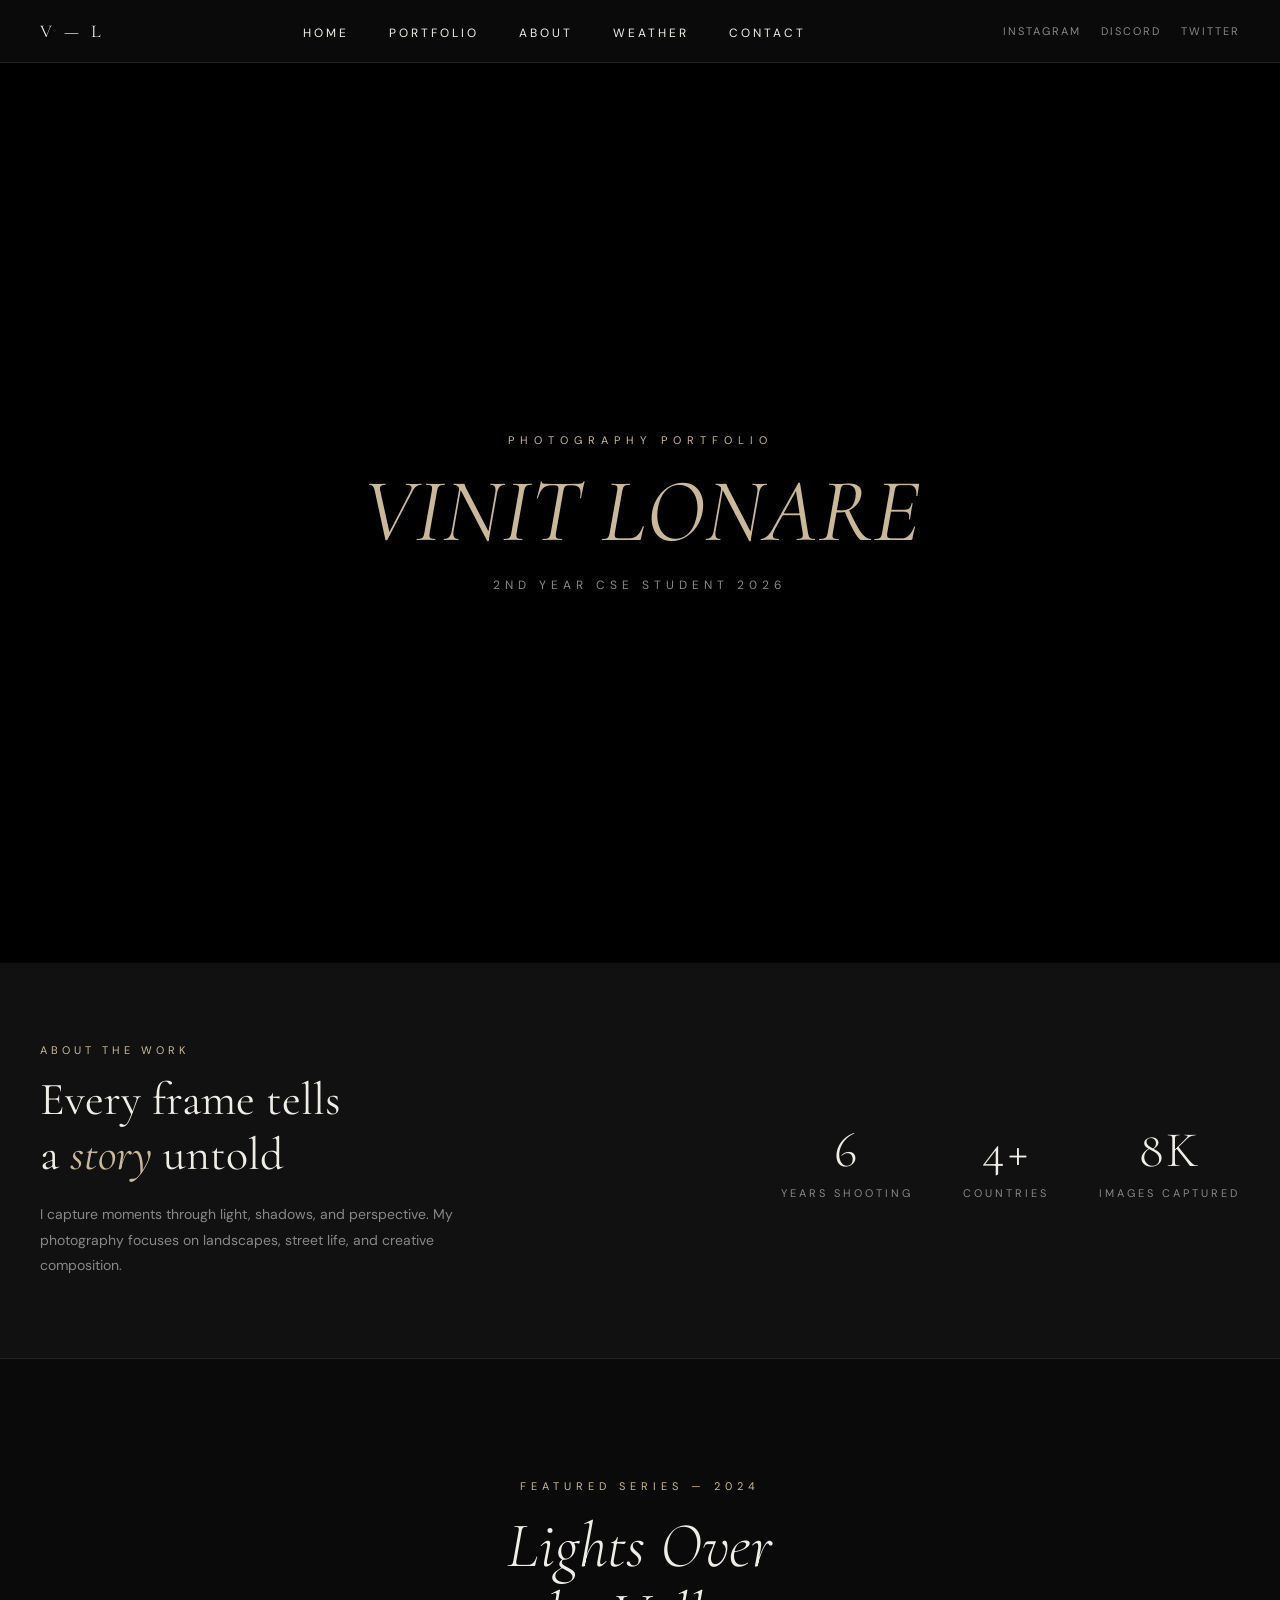
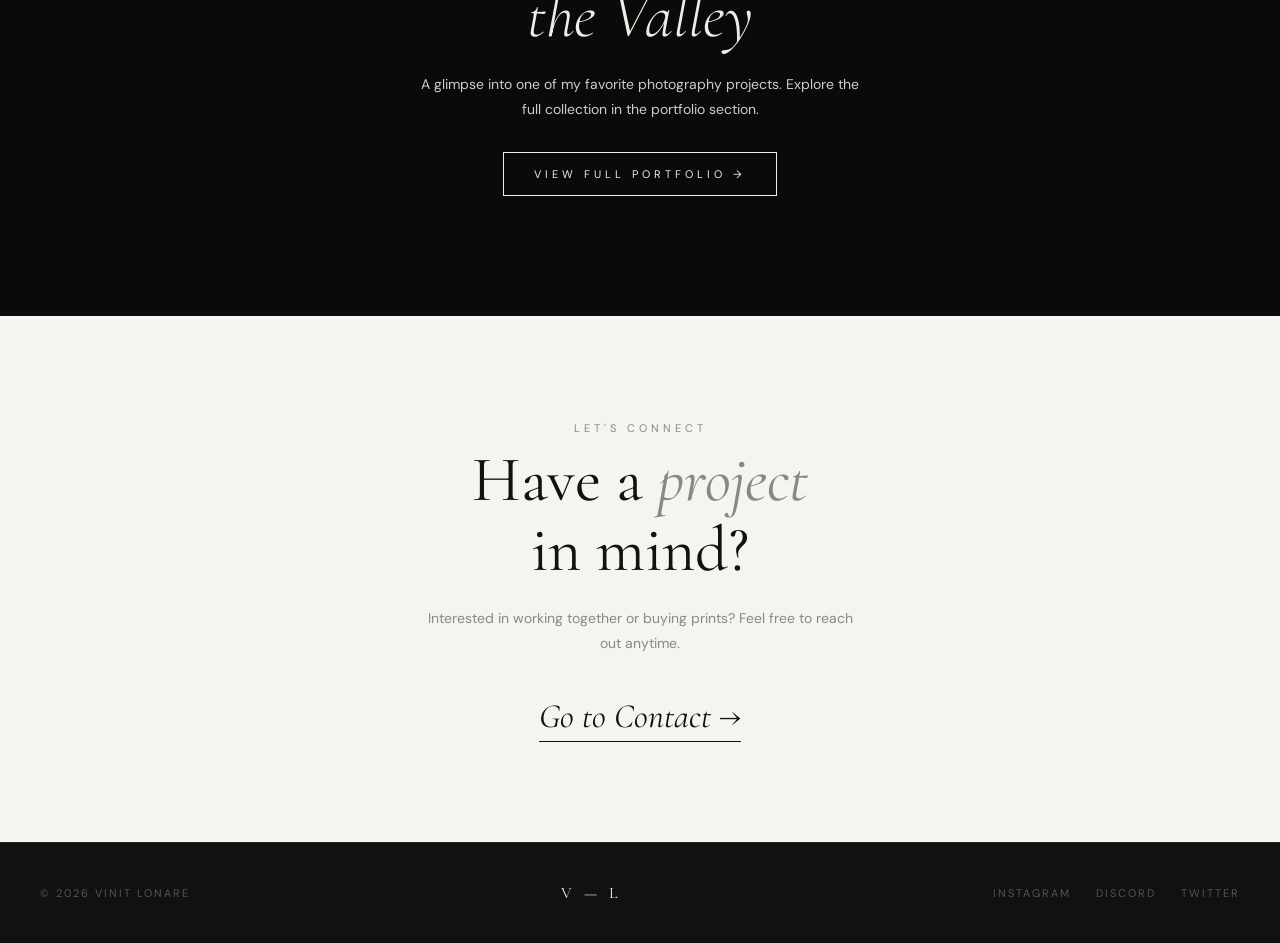
<file: index.html>
<!DOCTYPE html>
<html lang="en">

<head>
    <title>Vinit Lonare Photography</title>
    <link rel="preconnect" href="https://fonts.googleapis.com">
    <link rel="preconnect" href="https://fonts.gstatic.com" crossorigin>
    <link
        href="https://fonts.googleapis.com/css2?family=Cormorant+Garamond:wght@300;400;700&family=DM+Sans:wght@400;500&display=swap"
        rel="stylesheet">
    <link
        href="https://fonts.googleapis.com/css2?family=Cormorant+Garamond:wght@300;400;700&family=DM+Sans:wght@400;500&display=swap"
        rel="stylesheet">
    <link rel="stylesheet" href="style.css">
    <script src="script.js"></script>
</head>

<body>

    <!-- NAVBAR -->
    <div class="nav">
        <a href="index.html">V — L</a>

        <ul>
            <li><a href="index.html">Home</a></li>
            <li><a href="portfolio.html">Portfolio</a></li>
            <li><a href="about.html">About</a></li>
            <li><a href="weather.html">Weather</a></li>
            <li><a href="contact.html">Contact</a></li>
        </ul>

        <aside>
            <a href="https://www.instagram.com/vinit.24.07" target="_blank">Instagram</a>
            <a href="https://discord.com/users/vinit2420" target="_blank">Discord</a>
            <a href="https://twitter.com/vinit2420" target="_blank">Twitter</a>
        </aside>
    </div>

    <!-- HERO -->
    <div class="hero">
        <span>Photography Portfolio</span>
        <h1><em>Vinit Lonare</em></h1>
        <p>2nd Year CSE Student 2026</p>
    </div>

    <!-- INTRO -->
    <div class="intro">
        <article>
            <span>About the Work</span>
            <h2>Every frame tells<br>a <em>story</em> untold</h2>
            <p>
                I capture moments through light, shadows, and perspective.
                My photography focuses on landscapes, street life, and creative composition.
            </p>
        </article>

        <aside>
            <div><strong>6</strong>Years Shooting</div>
            <div><strong>4+</strong>Countries</div>
            <div><strong>8k</strong>Images Captured</div>
        </aside>
    </div>

    <!-- FEATURED PREVIEW -->
    <div class="featured">
        <span>Featured Series — 2024</span>
        <h2>Lights Over<br>the Valley</h2>
        <p>
            A glimpse into one of my favorite photography projects.
            Explore the full collection in the portfolio section.
        </p>

        <a href="portfolio.html">View Full Portfolio →</a>
    </div>

    <!-- CONTACT CTA -->
    <div class="contact">
        <span>Let's Connect</span>
        <h2>Have a <em>project</em><br>in mind?</h2>

        <p>
            Interested in working together or buying prints?
            Feel free to reach out anytime.
        </p>

        <a href="contact.html">Go to Contact →</a>
    </div>

    <!-- FOOTER -->
    <div class="footer">
        <p>© 2026 Vinit Lonare</p>

        <a href="index.html">V — L</a>

        <nav>
            <a href="https://www.instagram.com/vinit.24.07" target="_blank">Instagram</a>
            <a href="https://discord.com/users/vinit2420" target="_blank">Discord</a>
            <a href="https://twitter.com/vinit2420" target="_blank">Twitter</a>
        </nav>
    </div>

</body>

</html>
</file>
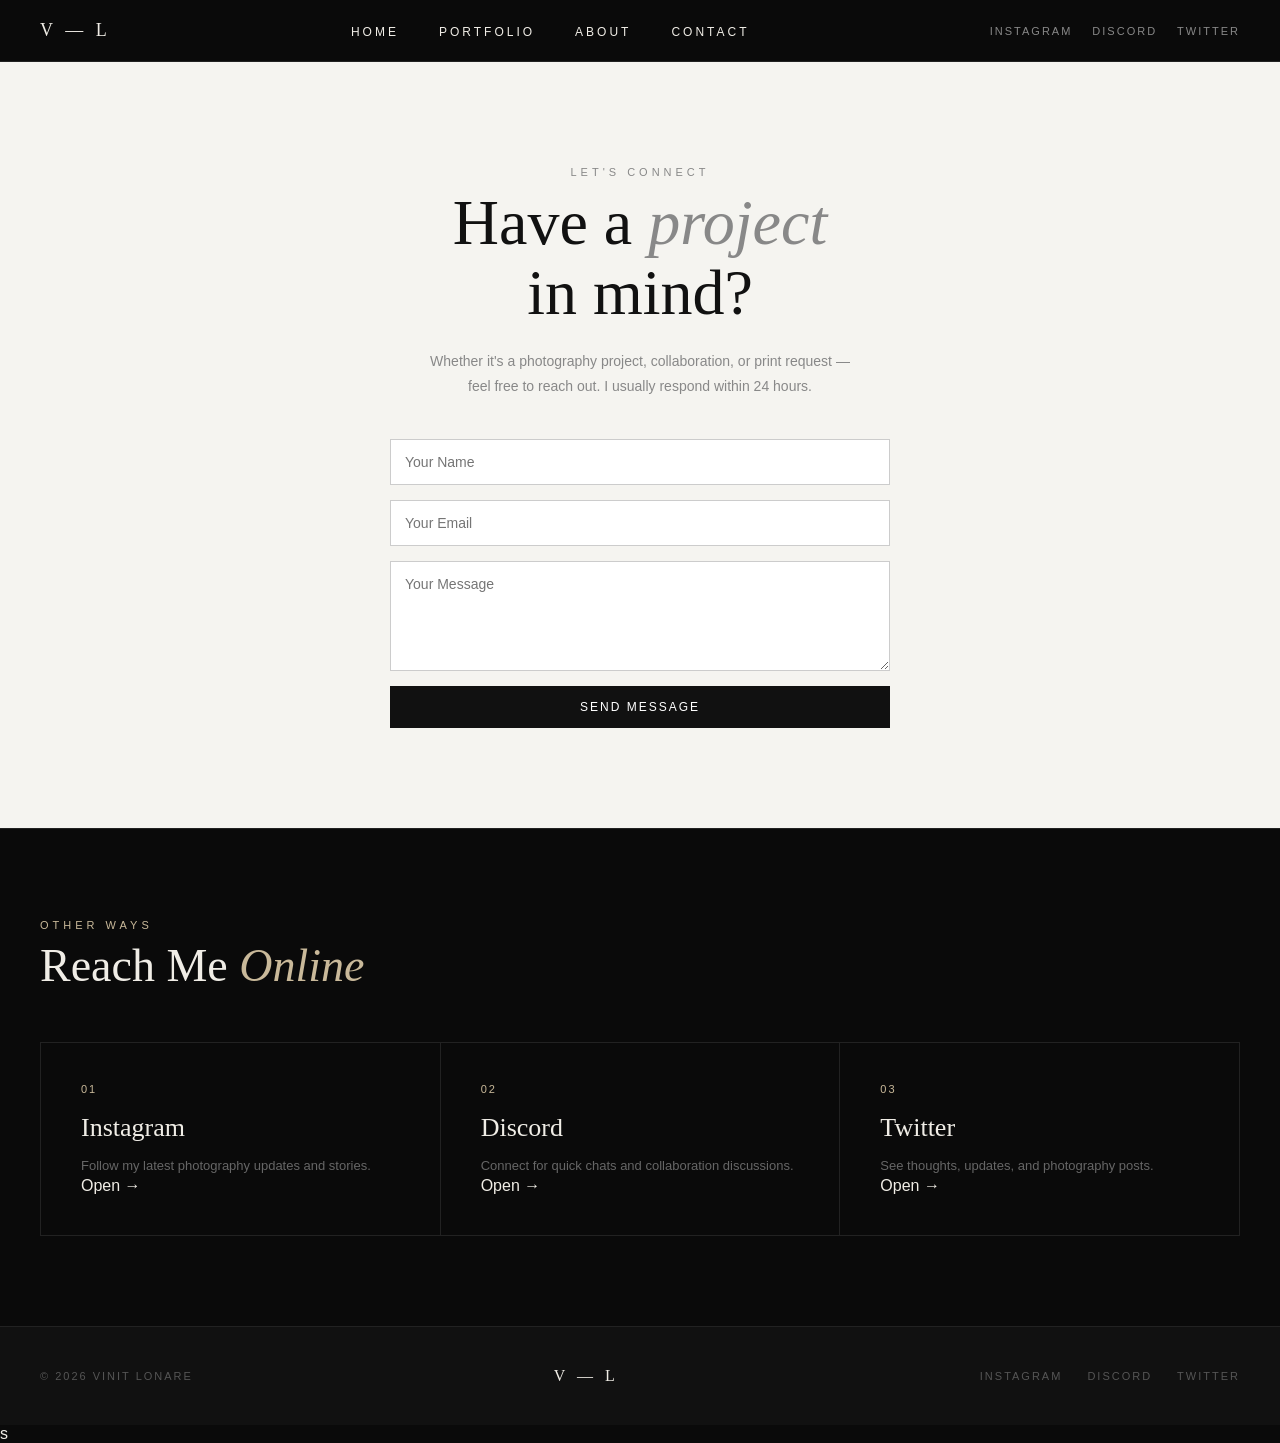
<file: contact.html>
<!DOCTYPE html>
<html lang="en">

<head>
    <title>Contact — Vinit Lonare</title>
    <link rel="stylesheet" href="style.css">
</head>

<body>

    <!-- NAVBAR -->
    <div class="nav">
        <a href="index.html">V — L</a>

        <ul>
            <li><a href="index.html" class="nav-link">Home</a></li>
            <li><a href="portfolio.html" class="nav-link">Portfolio</a></li>
            <li><a href="about.html" class="nav-link">About</a></li>
            <li><a href="contact.html" class="nav-link active">Contact</a></li>
        </ul>

        <aside>
            <a href="https://www.instagram.com/vinit.24.07" target="_blank">Instagram</a>
            <a href="https://discord.com/users/vinit2420" target="_blank">Discord</a>
            <a href="https://twitter.com/vinit2420" target="_blank">Twitter</a>
        </aside>
    </div>

    <!-- CONTACT -->
    <div class="contact">
        <span>Let's Connect</span>

        <h2>Have a <em>project</em><br>in mind?</h2>

        <p>
            Whether it's a photography project, collaboration, or print request —
            feel free to reach out. I usually respond within 24 hours.
        </p>

        <form action="https://formspree.io/f/xeenjdqb" method="POST" class="contact-form">

            <input type="text" name="name" placeholder="Your Name" required>

            <input type="email" name="email" placeholder="Your Email" required>

            <textarea name="message" placeholder="Your Message" rows="5" required></textarea>

            <!-- redirect after submit -->
            <input type="hidden" name="_next" value="thankyou.html">

            <button type="submit">Send Message</button>

        </form>
    </div>

    <!-- EXTRA CONTACT OPTIONS -->
    <div class="services">
        <span>Other Ways</span>
        <h2>Reach Me <em>Online</em></h2>

        <main>
            <article>
                <strong>01</strong>
                <h3>Instagram</h3>
                <p>Follow my latest photography updates and stories.</p>
                <a href="https://www.instagram.com/vinit.24.07" target="_blank">Open →</a>
            </article>

            <article>
                <strong>02</strong>
                <h3>Discord</h3>
                <p>Connect for quick chats and collaboration discussions.</p>
                <a href="https://discord.com/users/vinit2420" target="_blank">Open →</a>
            </article>

            <article>
                <strong>03</strong>
                <h3>Twitter</h3>
                <p>See thoughts, updates, and photography posts.</p>
                <a href="https://twitter.com/vinit2420" target="_blank">Open →</a>
            </article>
        </main>
    </div>

    <!-- FOOTER -->
    <div class="footer">
        <p>© 2026 Vinit Lonare</p>

        <a href="index.html">V — L</a>

        <nav>
            <a href="https://www.instagram.com/vinit.24.07" target="_blank">Instagram</a>
            <a href="https://discord.com/users/vinit2420" target="_blank">Discord</a>
            <a href="https://twitter.com/vinit2420" target="_blank">Twitter</a>
        </nav>
    </div>

</body>

</html>s
</file>
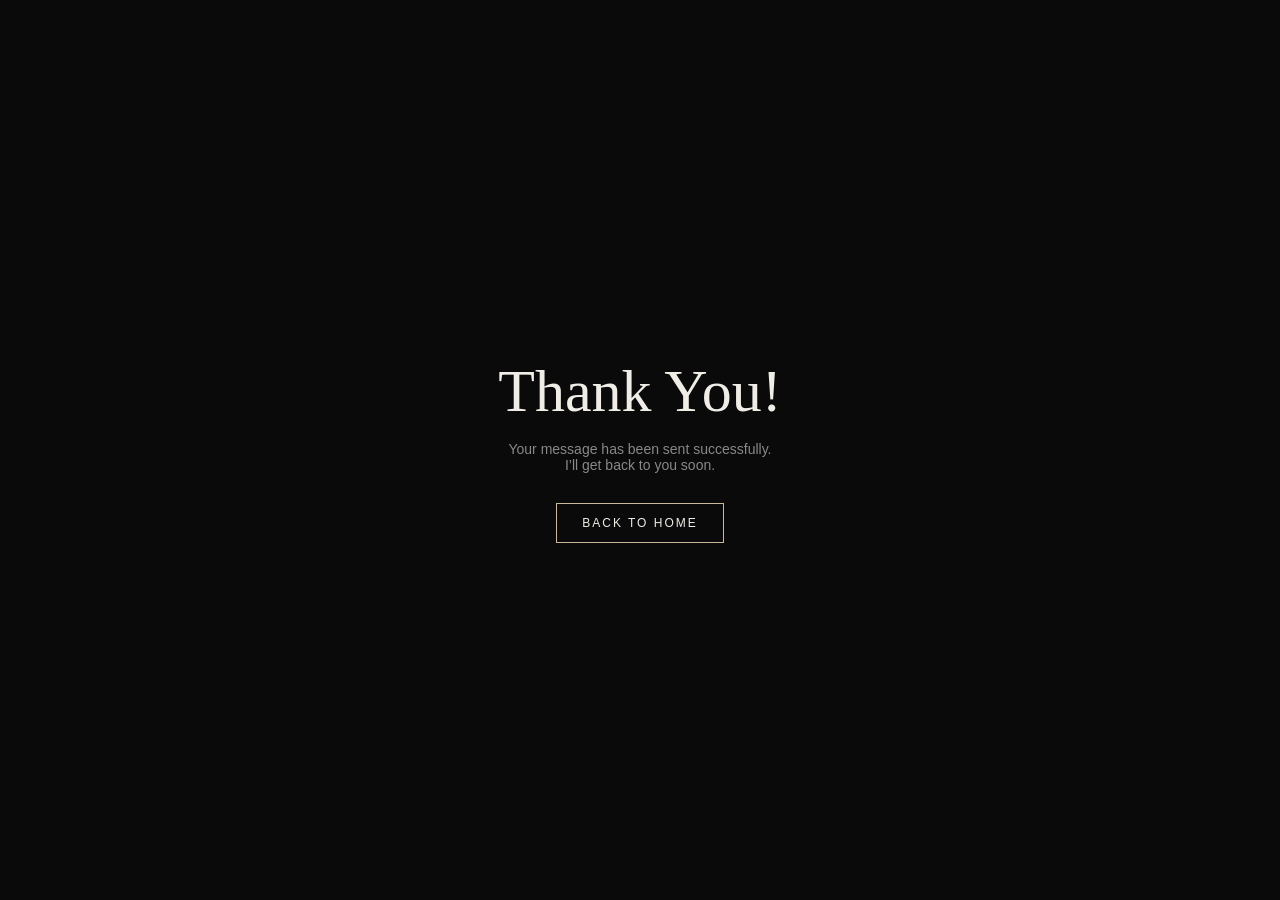
<file: thankyou.html>
<!DOCTYPE html>
<html lang="en">

<head>
    <title>Thank You — Vinit Lonare</title>
    <link rel="stylesheet" href="style.css">

    <style>
        .thankyou {
            height: 100vh;
            display: flex;
            flex-direction: column;
            align-items: center;
            justify-content: center;
            text-align: center;
            background-color: #0a0a0a;
            color: #f0ede6;
        }

        .thankyou h1 {
            font-family: 'Cormorant Garamond', serif;
            font-size: 60px;
            font-weight: 400;
        }

        .thankyou p {
            margin-top: 15px;
            color: #888;
            font-size: 14px;
        }

        .thankyou a {
            margin-top: 30px;
            display: inline-block;
            padding: 12px 25px;
            border: 1px solid #c9b99a;
            text-transform: uppercase;
            font-size: 12px;
            letter-spacing: 2px;
            transition: 0.3s;
        }

        .thankyou a:hover {
            background-color: #c9b99a;
            color: #0a0a0a;
        }
    </style>
</head>

<body>

    <div class="thankyou">
        <h1>Thank You!</h1>

        <p>Your message has been sent successfully.<br>
            I’ll get back to you soon.</p>

        <a href="index.html">Back to Home</a>
    </div>

</body>

</html>
</file>
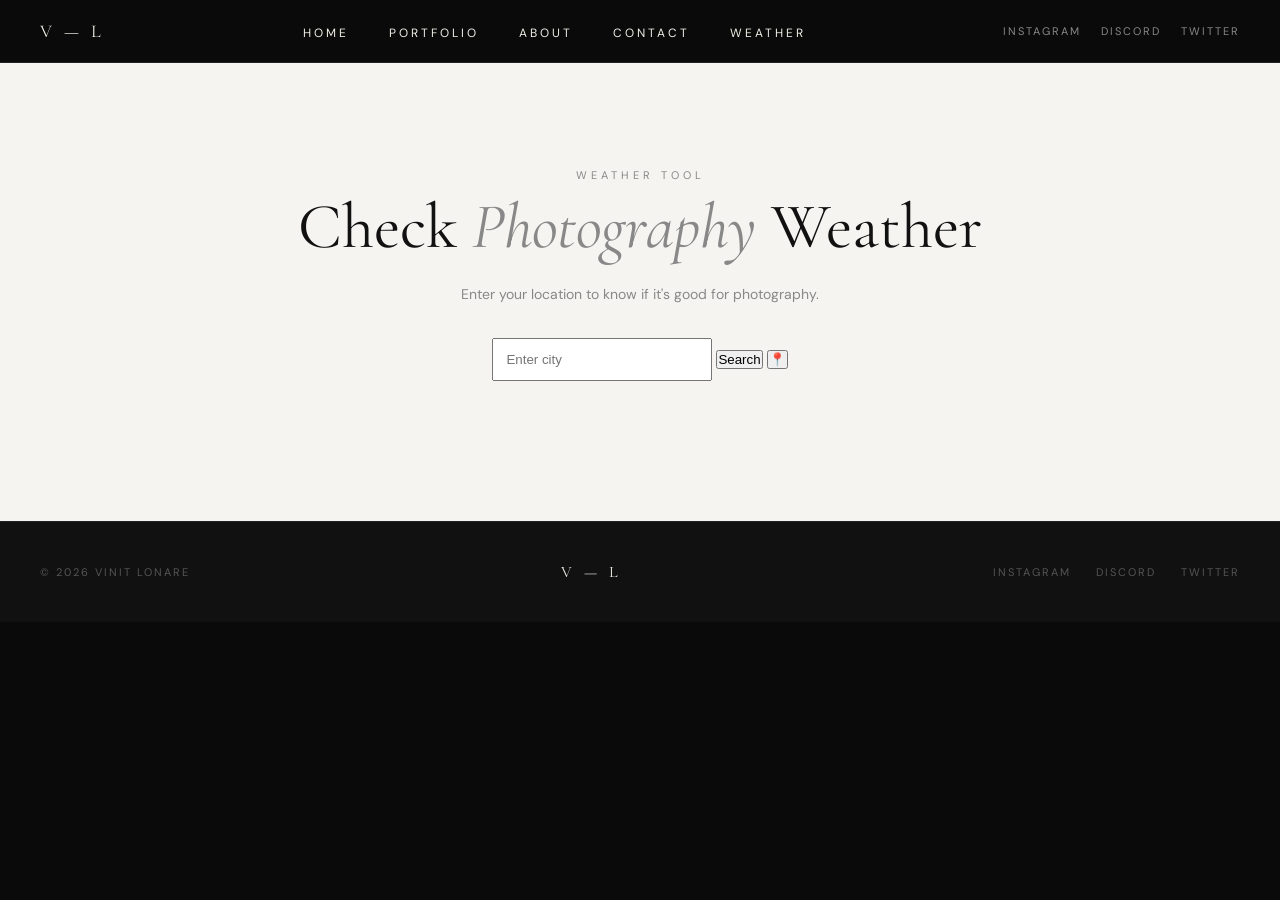
<file: weather.html>
<!DOCTYPE html>
<html lang="en">

<head>
    <title>Weather — Vinit Lonare</title>

    <!-- FONTS -->
    <link
        href="https://fonts.googleapis.com/css2?family=Cormorant+Garamond:wght@300;400;700&family=DM+Sans:wght@400;500&display=swap"
        rel="stylesheet">

    <!-- CSS -->
    <link rel="stylesheet" href="style.css">
</head>

<body>

    <!-- NAVBAR (same as other pages) -->
    <div class="nav">
        <a href="index.html">V — L</a>

        <ul>
            <li><a href="index.html" class="nav-link">Home</a></li>
            <li><a href="portfolio.html" class="nav-link">Portfolio</a></li>
            <li><a href="about.html" class="nav-link">About</a></li>
            <li><a href="contact.html" class="nav-link">Contact</a></li>
            <li><a href="weather.html" class="nav-link active">Weather</a></li>
        </ul>

        <aside>
            <a href="https://www.instagram.com/vinit.24.07" target="_blank">Instagram</a>
            <a href="https://discord.com/users/vinit2420" target="_blank">Discord</a>
            <a href="https://twitter.com/vinit2420" target="_blank">Twitter</a>
        </aside>
    </div>

    <!-- WEATHER SECTION -->
    <div class="contact">
        <span>Weather Tool</span>

        <h2>Check <em>Photography</em> Weather</h2>

        <p>Enter your location to know if it's good for photography.</p>

        <!-- INPUT -->
        <div style="margin-top:30px;">
            <input type="text" id="city" placeholder="Enter city" style="padding:12px; width:220px;">
            <button onclick="getWeather()">Search</button>
            <button onclick="getLocationWeather()">📍</button>
        </div>

        <!-- RESULT -->
        <div id="weatherResult" style="margin-top:40px;"></div>
    </div>

    <!-- FOOTER -->
    <div class="footer">
        <p>© 2026 Vinit Lonare</p>

        <a href="index.html">V — L</a>

        <nav>
            <a href="https://www.instagram.com/vinit.24.07" target="_blank">Instagram</a>
            <a href="https://discord.com/users/vinit2420" target="_blank">Discord</a>
            <a href="https://twitter.com/vinit2420" target="_blank">Twitter</a>
        </nav>
    </div>

    <!-- SCRIPT -->
    <script src="script.js"></script>

</body>

</html>
</file>
<file: style.css>
/* portfolio css */

* {
    margin: 0;
    padding: 0;
    box-sizing: border-box;
}

body {
    font-family: 'DM Sans', sans-serif;
    background-color: #0a0a0a;
    color: #f0ede6;
}

a {
    text-decoration: none;
    color: inherit;
}

img {
    display: block;
    width: 100%;
    object-fit: cover;
}

ul {
    list-style: none;
}

/* .nav */
.nav {
    display: flex;
    align-items: center;
    justify-content: space-between;
    padding: 20px 40px;
    background-color: #0a0a0a;
    border-bottom: 1px solid #222;
}

.nav>a {
    font-family: 'Cormorant Garamond', serif;
    font-size: 18px;
    letter-spacing: 4px;
    text-transform: uppercase;
    color: #f0ede6;
}

.nav>a:hover {
    opacity: 0.6;
}

.nav ul {
    display: flex;
    gap: 40px;
}

.nav ul a {
    font-size: 12px;
    letter-spacing: 3px;
    text-transform: uppercase;
    transition: color 0.3s ease;
}

.nav ul a:hover {
    color: #c9b99a;
}

.nav aside {
    display: flex;
    gap: 20px;
}

.nav aside a {
    font-size: 11px;
    letter-spacing: 2px;
    text-transform: uppercase;
    color: #888;
    transition: color 0.3s ease;
}

.nav aside a:hover {
    color: #c9b99a;
}

/* .hero */
.hero {
    background-color: #000;
    height: 100vh;
    display: flex;
    flex-direction: column;
    align-items: center;
    justify-content: center;
    text-align: center;
}

.hero span {
    font-size: 11px;
    letter-spacing: 6px;
    text-transform: uppercase;
    color: #c9b99a;
    margin-bottom: 20px;
}

.hero h1 {
    font-family: 'Cormorant Garamond', serif;
    font-size: 90px;
    font-weight: 400;
    text-transform: uppercase;
    line-height: 1;
}

.hero h1 em {
    font-style: italic;
    color: #c9b99a;
}

.hero p {
    margin-top: 20px;
    font-size: 12px;
    letter-spacing: 5px;
    text-transform: uppercase;
    color: #888;
}

/* .intro */
.intro {
    background-color: #111;
    padding: 80px 40px;
    display: flex;
    align-items: center;
    justify-content: space-between;
    gap: 40px;
    flex-wrap: wrap;
    border-bottom: 1px solid #222;
}

.intro article span {
    display: block;
    font-size: 11px;
    letter-spacing: 4px;
    text-transform: uppercase;
    color: #c9b99a;
    margin-bottom: 15px;
}

.intro article h2 {
    font-family: 'Cormorant Garamond', serif;
    font-size: 46px;
    font-weight: 400;
    line-height: 1.2;
}

.intro article h2 em {
    font-style: italic;
    color: #c9b99a;
}

.intro article p {
    margin-top: 20px;
    font-size: 14px;
    line-height: 1.8;
    color: #888;
    max-width: 460px;
}

.intro aside {
    display: flex;
    gap: 50px;
}

.intro aside div {
    text-align: center;
    font-size: 11px;
    letter-spacing: 3px;
    text-transform: uppercase;
    color: #888;
}

.intro aside strong {
    font-family: 'Cormorant Garamond', serif;
    font-size: 50px;
    font-weight: 300;
    color: #f0ede6;
    display: block;
    margin-bottom: 6px;
}

/* .portfolio */
.portfolio {
    background-color: #f5f4f0;
    padding: 80px 40px;
    color: #111;
}

.portfolio header {
    display: flex;
    align-items: flex-end;
    justify-content: space-between;
    margin-bottom: 40px;
    flex-wrap: wrap;
    gap: 15px;
}

.portfolio header span {
    display: block;
    font-size: 11px;
    letter-spacing: 4px;
    text-transform: uppercase;
    color: #888;
    margin-bottom: 8px;
}

.portfolio header h2 {
    font-family: 'Cormorant Garamond', serif;
    font-size: 46px;
    font-weight: 400;
    line-height: 1.1;
}

.portfolio header h2 em {
    font-style: italic;
    color: #888;
}

.portfolio header a {
    font-size: 12px;
    letter-spacing: 3px;
    text-transform: uppercase;
    border-bottom: 1px solid #111;
    padding-bottom: 2px;
    transition: color 0.3s ease;
}

.portfolio header a:hover {
    color: #888;
    border-color: #888;
}

/* ===== MASONRY FIX (ONLY CHANGE THIS) ===== */

.portfolio main {
    column-count: 3;
    column-gap: 15px;
}

.portfolio figure {
    break-inside: avoid;
    margin-bottom: 15px;
}

.portfolio figure img {
    width: 100%;
    height: auto;
    display: block;
    border-radius: 4px;
}

/* optional hover */
.portfolio figure:hover img {
    transform: scale(1.05);
    transition: transform 0.3s ease;
}
}


.portfolio figure:hover img {
    transform: scale(1.07);
}

/* .featured */
.featured {
    background-color: #0a0a0a;
    text-align: center;
    padding: 120px 40px;
    background-image: url('https://images.unsplash.com/photo-1510673825466-302bc330ab95?auto=format&fit=crop&w=1744&q=85');
    background-size: cover;
    background-position: center;
}

.featured span {
    display: block;
    font-size: 11px;
    letter-spacing: 5px;
    text-transform: uppercase;
    color: #c9b99a;
    margin-bottom: 18px;
}

.featured h2 {
    font-family: 'Cormorant Garamond', serif;
    font-size: 64px;
    font-weight: 300;
    font-style: italic;
    line-height: 1.1;
}

.featured p {
    margin-top: 20px;
    font-size: 14px;
    color: #ccc;
    max-width: 440px;
    margin-left: auto;
    margin-right: auto;
    line-height: 1.8;
}

.featured a {
    display: inline-block;
    margin-top: 30px;
    font-size: 11px;
    letter-spacing: 4px;
    text-transform: uppercase;
    border: 1px solid #f0ede6;
    padding: 14px 30px;
    transition: background-color 0.3s ease, color 0.3s ease;
}

.featured a:hover {
    background-color: #c9b99a;
    border-color: #c9b99a;
    color: #0a0a0a;
}

/* .about */
.about {
    background-color: #fafaf8;
    padding: 100px 40px;
    display: flex;
    align-items: center;
    gap: 60px;
    flex-wrap: wrap;
    color: #111;
}

.about img {
    flex: 1 1 300px;
    max-width: 500px;
    border-radius: 4px;
}

.about article {
    flex: 1 1 300px;
}

.about article span {
    color: #888;
    font-size: 11px;
    letter-spacing: 4px;
    text-transform: uppercase;
    margin-bottom: 8px;
    display: block;
}

.about article h2 {
    font-size: 44px;
    margin-bottom: 20px;
    font-family: 'Cormorant Garamond', serif;
    font-weight: 400;
}

.about article h2 em {
    font-style: italic;
    color: #888;
}

.about article p {
    font-size: 14px;
    line-height: 1.9;
    color: #888;
}

.about article p+p {
    margin-top: 15px;
}

.about article strong {
    display: block;
    margin-top: 30px;
    font-family: 'Cormorant Garamond', serif;
    font-size: 36px;
    font-style: italic;
    font-weight: 400;
}

.about article a {
    display: inline-block;
    margin-top: 25px;
    font-size: 11px;
    letter-spacing: 3px;
    text-transform: uppercase;
    color: #f0ede6;
    background-color: #111;
    padding: 14px 30px;
    border-radius: 2px;
    transition: background-color 0.3s ease;
}

.about article a:hover {
    background-color: #333;
}

/* .services */
.services {
    background-color: #0a0a0a;
    padding: 90px 40px;
    border-top: 1px solid #222;
}

.services>span {
    display: block;
    font-size: 11px;
    letter-spacing: 4px;
    text-transform: uppercase;
    color: #c9b99a;
    margin-bottom: 8px;
}

.services h2 {
    font-family: 'Cormorant  Garamond', serif;
    font-size: 46px;
    font-weight: 400;
    margin-bottom: 50px;
}

.services h2 em {
    font-style: italic;
    color: #c9b99a;
}

.services main {
    display: flex;
    flex-wrap: wrap;
    gap: 1px;
    background-color: #222;
    border: 1px solid #222;
}

.services article {
    background-color: #0a0a0a;
    padding: 40px;
    flex: 1 1 200px;
    transition: background-color 0.3s ease;
}

.services article:hover {
    background-color: #161616;
}

.services article strong {
    display: block;
    font-size: 11px;
    letter-spacing: 2px;
    color: #c9b99a;
    margin-bottom: 18px;
    font-weight: normal;
}

@media (max-width: 768px) {

    .nav {
        flex-direction: column;
        gap: 15px;
        text-align: center;
    }

    .nav ul {
        gap: 20px;
    }

    .hero h1 {
        font-size: 42px;
    }

    .hero p {
        font-size: 10px;
    }

    .intro {
        flex-direction: column;
        text-align: center;
    }

    .intro aside {
        justify-content: center;
    }

    .about {
        flex-direction: column;
        text-align: center;
    }

    .services main {
        flex-direction: column;
    }

    .footer {
        flex-direction: column;
        text-align: center;
    }
}

.services article h3 {
    font-family: 'Cormorant Garamond', serif;
    font-size: 26px;
    font-weight: 400;
    margin-bottom: 12px;
}

.services article p {
    font-size: 13px;
    line-height: 1.7;
    color: #666;
}

/* .contact */
.contact {
    background-color: #f5f4f0;
    padding: 100px 40px;
    text-align: center;
    color: #111;
}

.contact span {
    color: #888;
    font-size: 11px;
    letter-spacing: 4px;
    text-transform: uppercase;
}

.contact h2 {
    font-family: 'Cormorant Garamond', serif;
    font-size: 64px;
    margin: 8px auto 0;
    line-height: 1.1;
    font-weight: 400;
}

.contact h2 em {
    font-style: italic;
    color: #888;
}

.contact p {
    margin-top: 20px;
    font-size: 14px;
    line-height: 1.8;
    color: #888;
    max-width: 440px;
    margin-left: auto;
    margin-right: auto;
}

.contact>a {
    display: inline-block;
    margin-top: 40px;
    font-family: 'Cormorant Garamond', serif;
    font-size: 34px;
    font-style: italic;
    color: #111;
    border-bottom: 1px solid #111;
    padding-bottom: 4px;
    transition: color 0.3s ease;
}

.contact>a:hover {
    color: #888;
    border-color: #888;
}

/* .footer */
.footer {
    background-color: #111;
    padding: 40px;
    display: flex;
    align-items: center;
    justify-content: space-between;
    border-top: 1px solid #222;
    flex-wrap: wrap;
    gap: 15px;
}

.footer p {
    font-size: 11px;
    letter-spacing: 2px;
    color: #555;
    text-transform: uppercase;
}

.footer>a {
    font-family: 'Cormorant Garamond', serif;
    font-size: 16px;
    letter-spacing: 4px;
    text-transform: uppercase;
    transition: opacity 0.3s ease;
}

.footer>a:hover {
    opacity: 0.6;
}

.footer nav {
    display: flex;
    gap: 25px;
}

.footer nav a {
    font-size: 11px;
    letter-spacing: 2px;
    text-transform: uppercase;
    color: #555;
    transition: color 0.3s ease;
}

.footer nav a:hover {
    color: #c9b99a;
}

a {
    transition: opacity 0.3s ease;
}

a:hover {
    opacity: 0.7;
}

@media (max-width: 480px) {
    .hero {
        padding: 0 20px;
    }

    .portfolio,
    .contact,
    .services,
    .about,
    .intro {
        padding: 60px 20px;
    }
}

@media (max-width: 992px) {
    .portfolio main {
        column-count: 2;
    }
}

@media (max-width: 576px) {
    .portfolio main {
        column-count: 1;
    }
}

.contact-form {
    margin-top: 40px;
    max-width: 500px;
    margin-left: auto;
    margin-right: auto;
    display: flex;
    flex-direction: column;
    gap: 15px;
}

.contact-form input,
.contact-form textarea {
    padding: 14px;
    border: 1px solid #ccc;
    background: #fff;
    font-size: 14px;
    font-family: inherit;
    outline: none;
}

.contact-form input:focus,
.contact-form textarea:focus {
    border-color: #c9b99a;
}

.contact-form button {
    padding: 14px;
    border: none;
    background-color: #111;
    color: #fff;
    font-size: 12px;
    letter-spacing: 2px;
    text-transform: uppercase;
    cursor: pointer;
    transition: 0.3s;
}

.contact-form button:hover {
    background-color: #c9b99a;
    color: #111;
}

/*.weather-box {
    width: 300px;
    margin: 20px auto;
    text-align: center;
}

input {
    padding: 8px;
    width: 70%;
}

button {
    padding: 8px;
    cursor: pointer;
}

#weatherResult {
    margin-top: 15px;
}*/
.weather-card {
    background: #111;
    padding: 40px;
    border-radius: 10px;
    max-width: 600px;
    /* bigger */
    width: 90%;
    margin: 40px auto;
    text-align: center;
    border: 1px solid #222;
}

.weather-card h2 {
    font-family: 'Cormorant Garamond', serif;
    font-size: 40px;
    /* bigger title */
    margin-bottom: 20px;
}

.weather-main {
    display: flex;
    justify-content: center;
    align-items: center;
    gap: 20px;
    margin-bottom: 20px;
}

.weather-card .temp {
    font-size: 48px;
    /* BIG temp */
    font-weight: bold;
}

.weather-card .desc {
    font-size: 14px;
    color: #888;
    text-transform: uppercase;
    letter-spacing: 2px;
}

.weather-card .condition {
    font-size: 18px;
    font-weight: bold;
    margin-top: 20px;
}

.weather-card .sun {
    margin-top: 25px;
    display: flex;
    justify-content: space-around;
    font-size: 14px;
    color: #aaa;
}

.weather-card {
    animation: fadeIn 0.5s ease;
}

@keyframes fadeIn {
    from {
        opacity: 0;
        transform: translateY(20px);
    }

    to {
        opacity: 1;
        transform: translateY(0);
    }
}
</file>
